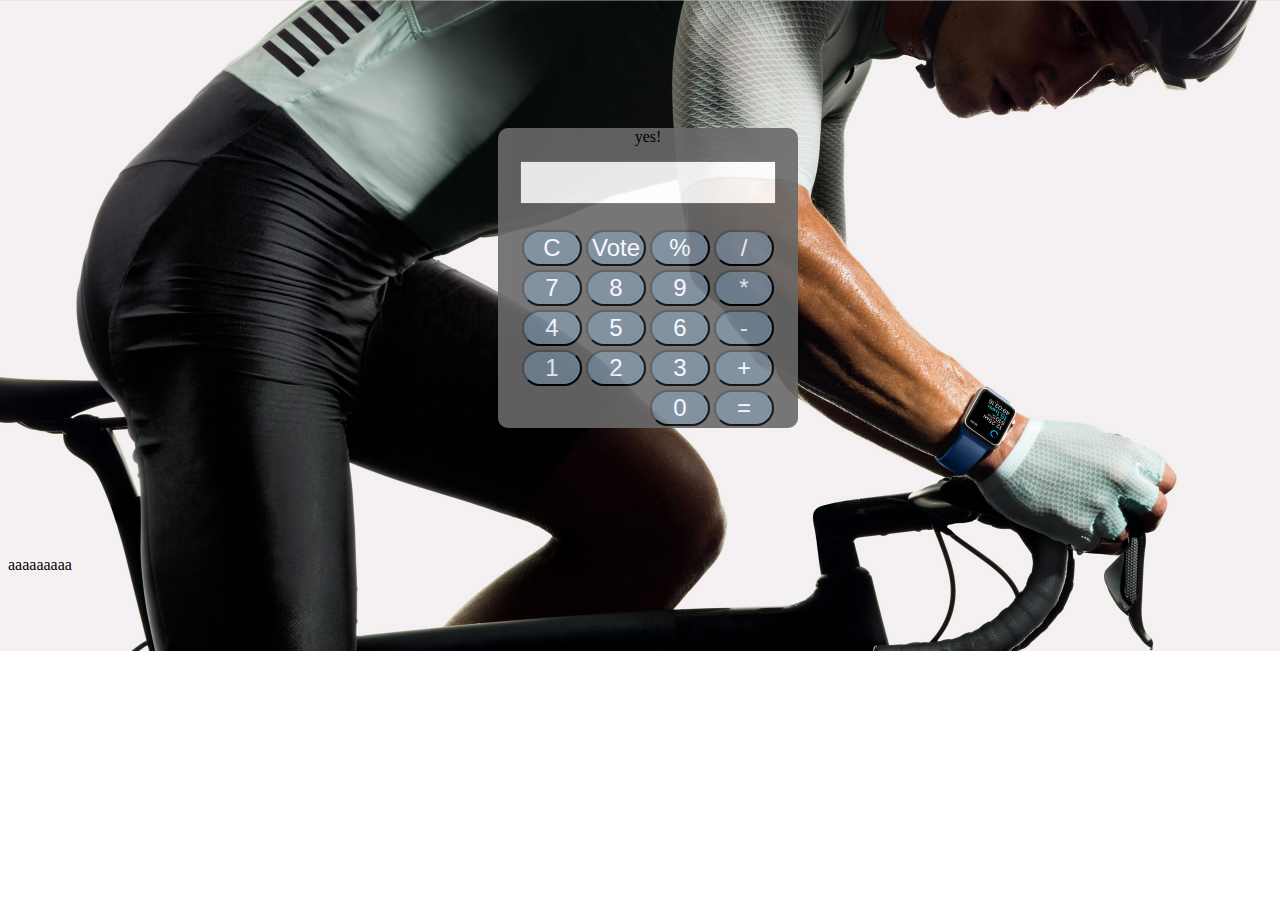
<file: calc/index.html>
<!DOCTYPE html>
<html lang="en">
<head>
	<meta charset="UTF-8">
	<title>Culc</title>
  <link rel="stylesheet" href="css/style.css">
</head>
<body>
		<div id="calc">
		  yes!
			<div id="news"></div>
			<div id="last-answer"></div>
			<input type="text" class="result" maxlength="8" readonly>
			<button type="button" class="clear">C</button>
			<button type="button" class="news">Vote</button>
			<button type="button" class="ope">%</button>
			<button type="button" class="ope">/</button>
			<button type="button" class="num">7</button>
			<button type="button" class="num">8</button>
			<button type="button" class="num">9</button>
			<button type="button" class="ope">*</button>
			<button type="button" class="num">4</button>
			<button type="button" class="num">5</button>
			<button type="button" class="num">6</button>
			<button type="button" class="ope">-</button>
			<button type="button" class="num">1</button>
			<button type="button" class="num">2</button>
			<button type="button" class="num">3</button>
			<button type="button" class="ope">+</button>
			<button type="button" class="nob"></button>
			<button type="button" class="nob"></button>
			<button type="button" class="num">0</button>
			<button type="button" class="eq">=</button>
		</div>
		aaaaaaaaa
	<script src="js/jquery-3.1.1.js"></script>
	<script src="js/script.js"></script>
</body>
</html>
</file>
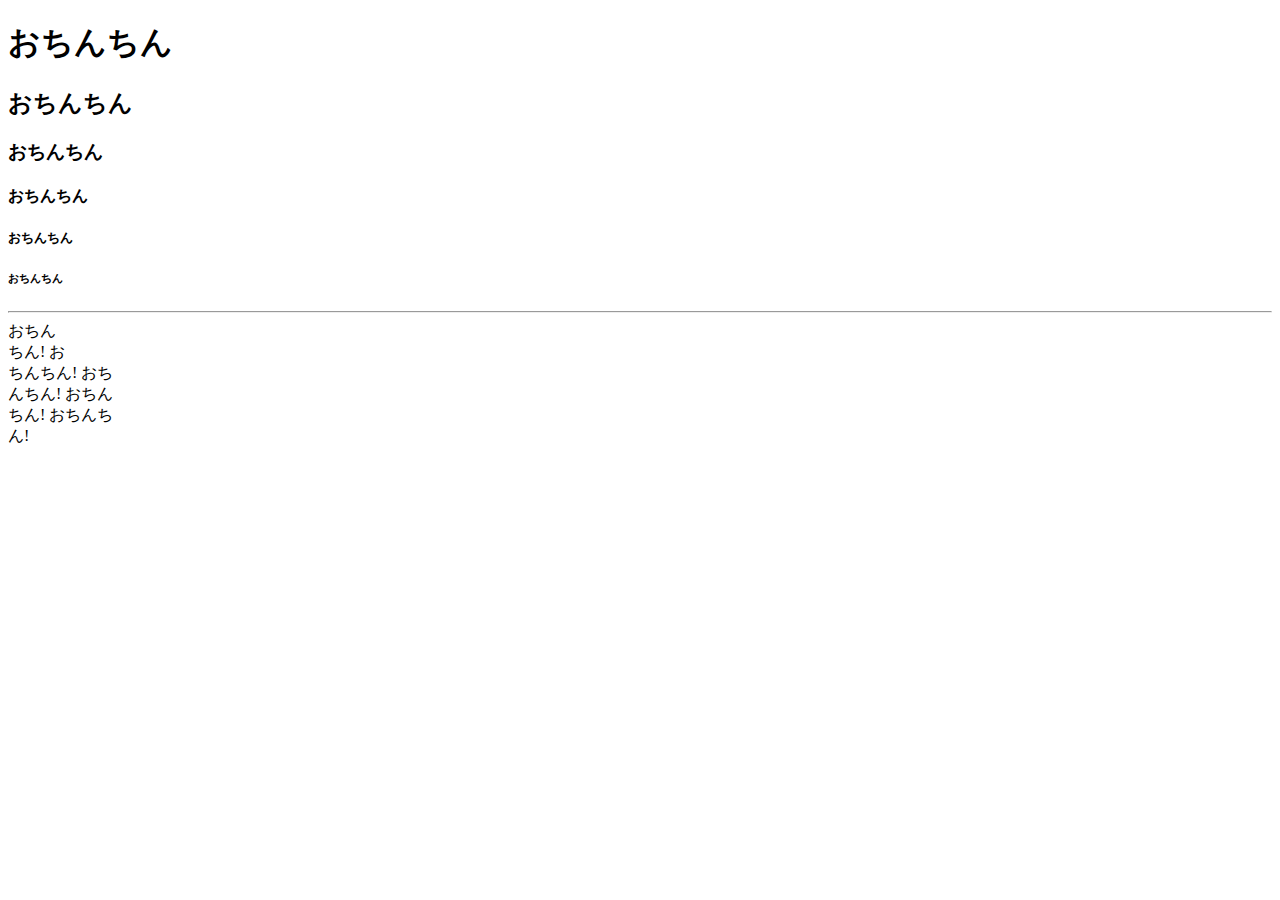
<file: HTML/index.html>
<!DOCTYPE html>
<html lang="eo">
 <head>
 		<meta charset="utf-8">
 		<title>ビール大好きよ！</title>
 </head>
 <body>
 		<h1>おちんちん</h1>
 		<h2>おちんちん</h2>
 		<h3>おちんちん</h3>
 		<h4>おちんちん</h4>
 		<h5>おちんちん</h5>
 		<h6>おちんちん</h6>
 		<hr>
 		おちん<br />ちん!
 		お<br />ちんちん!
 		おち<br />んちん!
 		おちん<br />ちん!
 		おちんち<br />ん!
 </body>
</html>
</file>
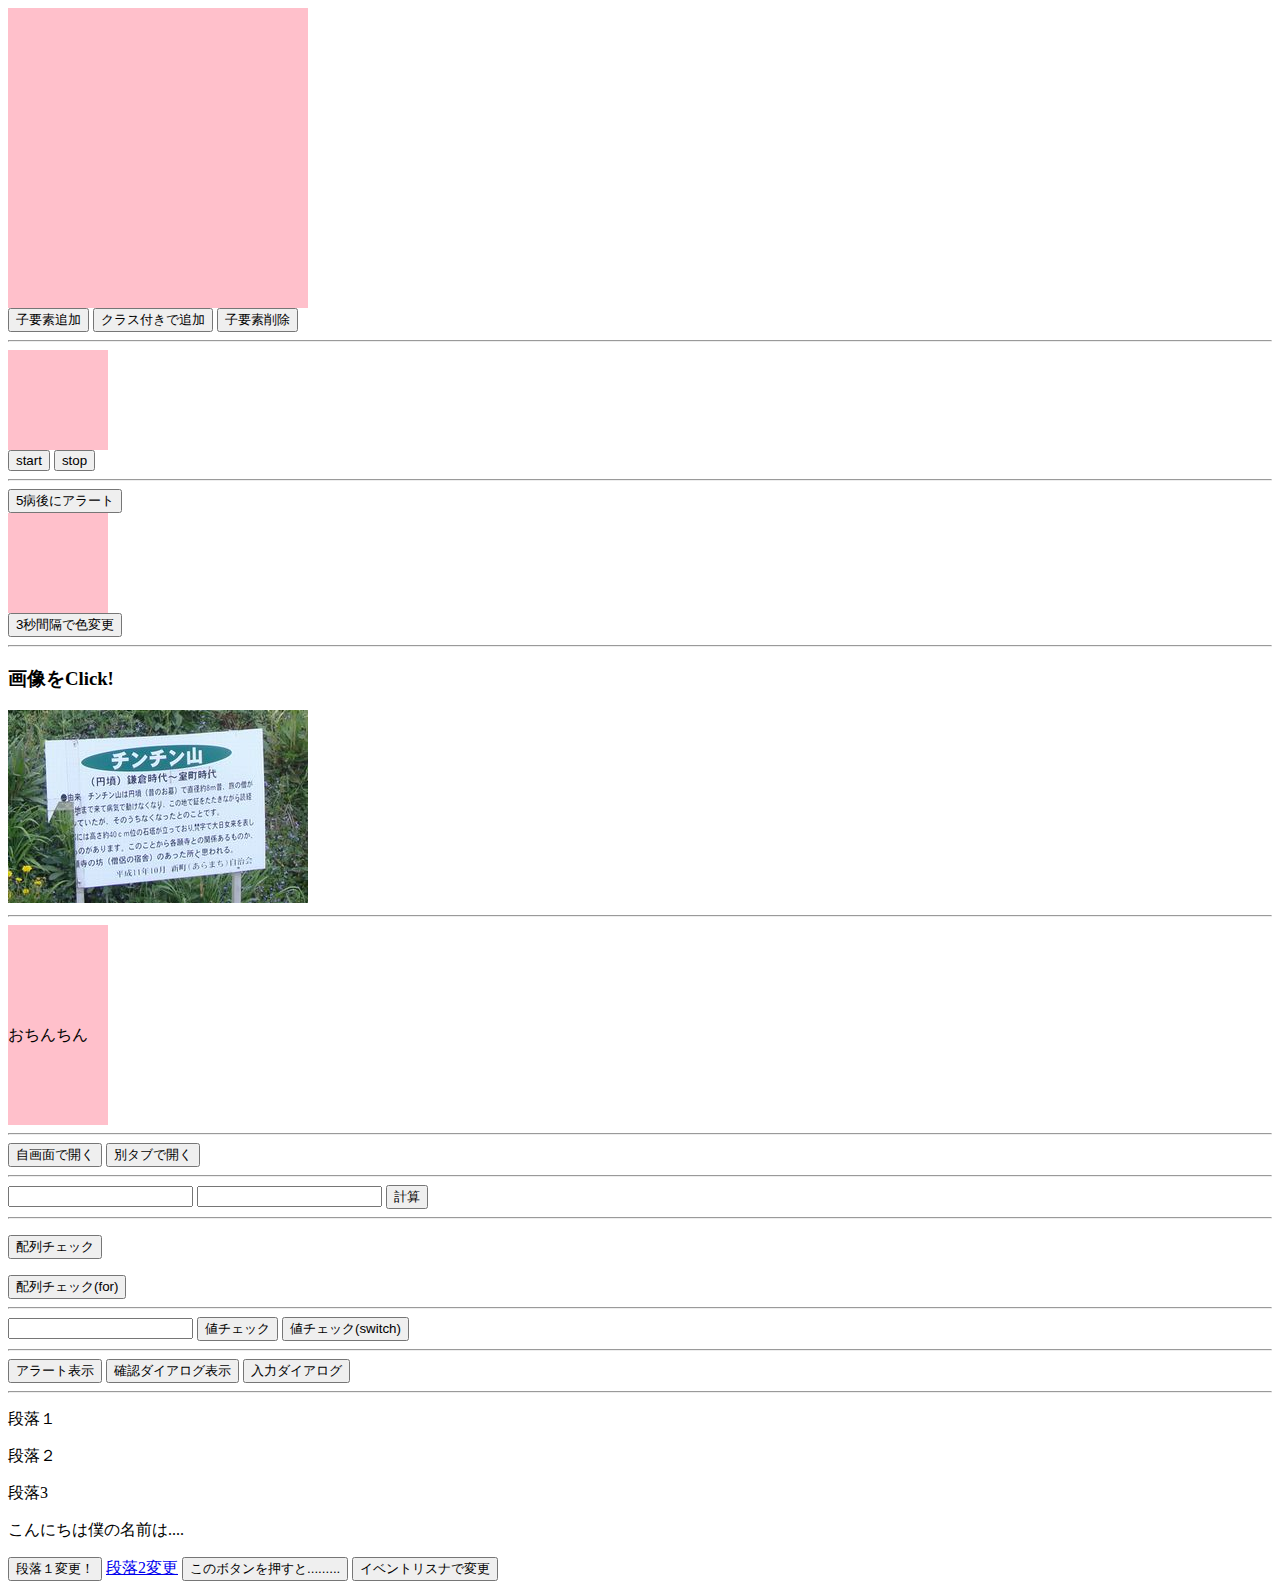
<file: javascript/index.html>
<!DOCTYPE html>
<html lang="en">
<head>
	<meta charset="UTF-8">
	<title>JavaScript</title>
	<link rel="stylesheet" type="text/css" href="style.css">
</head>
<body>
	<div id="container"></div>
	<button id="add-child" type-button="">子要素追加</button>
	<!-- button#add-child[type-button]{子要素追加} -->
	<button id="add-class" type="button">クラス付きで追加</button>
	<button id="remove-child" type="button">子要素削除</button>
	<hr>
	<div id="timer"></div>
	<button id="start" type="button">start</button>
	<button id="stop" type="button">stop</button>
	<hr>
	<button id="delay" type="button">5病後にアラート</button>
	<div id="div3"></div>
	<button id="interval" type="button">3秒間隔で色変更</button>
	<hr>
	<h3>画像をClick!</h3>
	<img src="tintin1.jpg" id="image"/>
	<hr>
	<div id="div1"></div>
	<div id="div2">おちんちん</div>
	<hr>
	<button id="open-self">自画面で開く</button>
	<button id="open-new">別タブで開く</button>
	<hr>
	<input type="text" id="from">
	<input type="text" id="to">
	<button id="btn-while">計算</button>
	<hr>
	<p id="arai"></p>
	<button id="btn-array" type="button">配列チェック</button>
	<p id="arai2"></p>
	<button id="btn-array2" type="button">配列チェック(for)</button>
	<hr>	
	<input type="text" id="text1">
	<button id="btn1" type="button">値チェック</button>
	<button id="btn2" type="button">値チェック(switch)</button>
	
  <hr>
	<button type="button" id="alert">アラート表示</button>
	<button type="button" id="confirm">確認ダイアログ表示</button>
	<button type="button" id="prompt">入力ダイアログ</button>
	<hr>

	<p id="p1" class="p">段落１</p>
	<p id="p2" class="p">段落２</p>
	<p id="p3">段落3</p>
	<p id="p4">こんにちは僕の名前は....</p>

	<button type="button" onclick="showP1('引数で文字列変更', '引数で文字列変更２')">段落１変更！</button>
  <a href="javascript:showP2()">段落2変更</a>

  <button type="button" id="change-p4">このボタンを押すと.........</button>

  <button type="button" id="change-p1">イベントリスナで変更</button>

	<script src="script.js"></script>
</body>
</html>
</file>
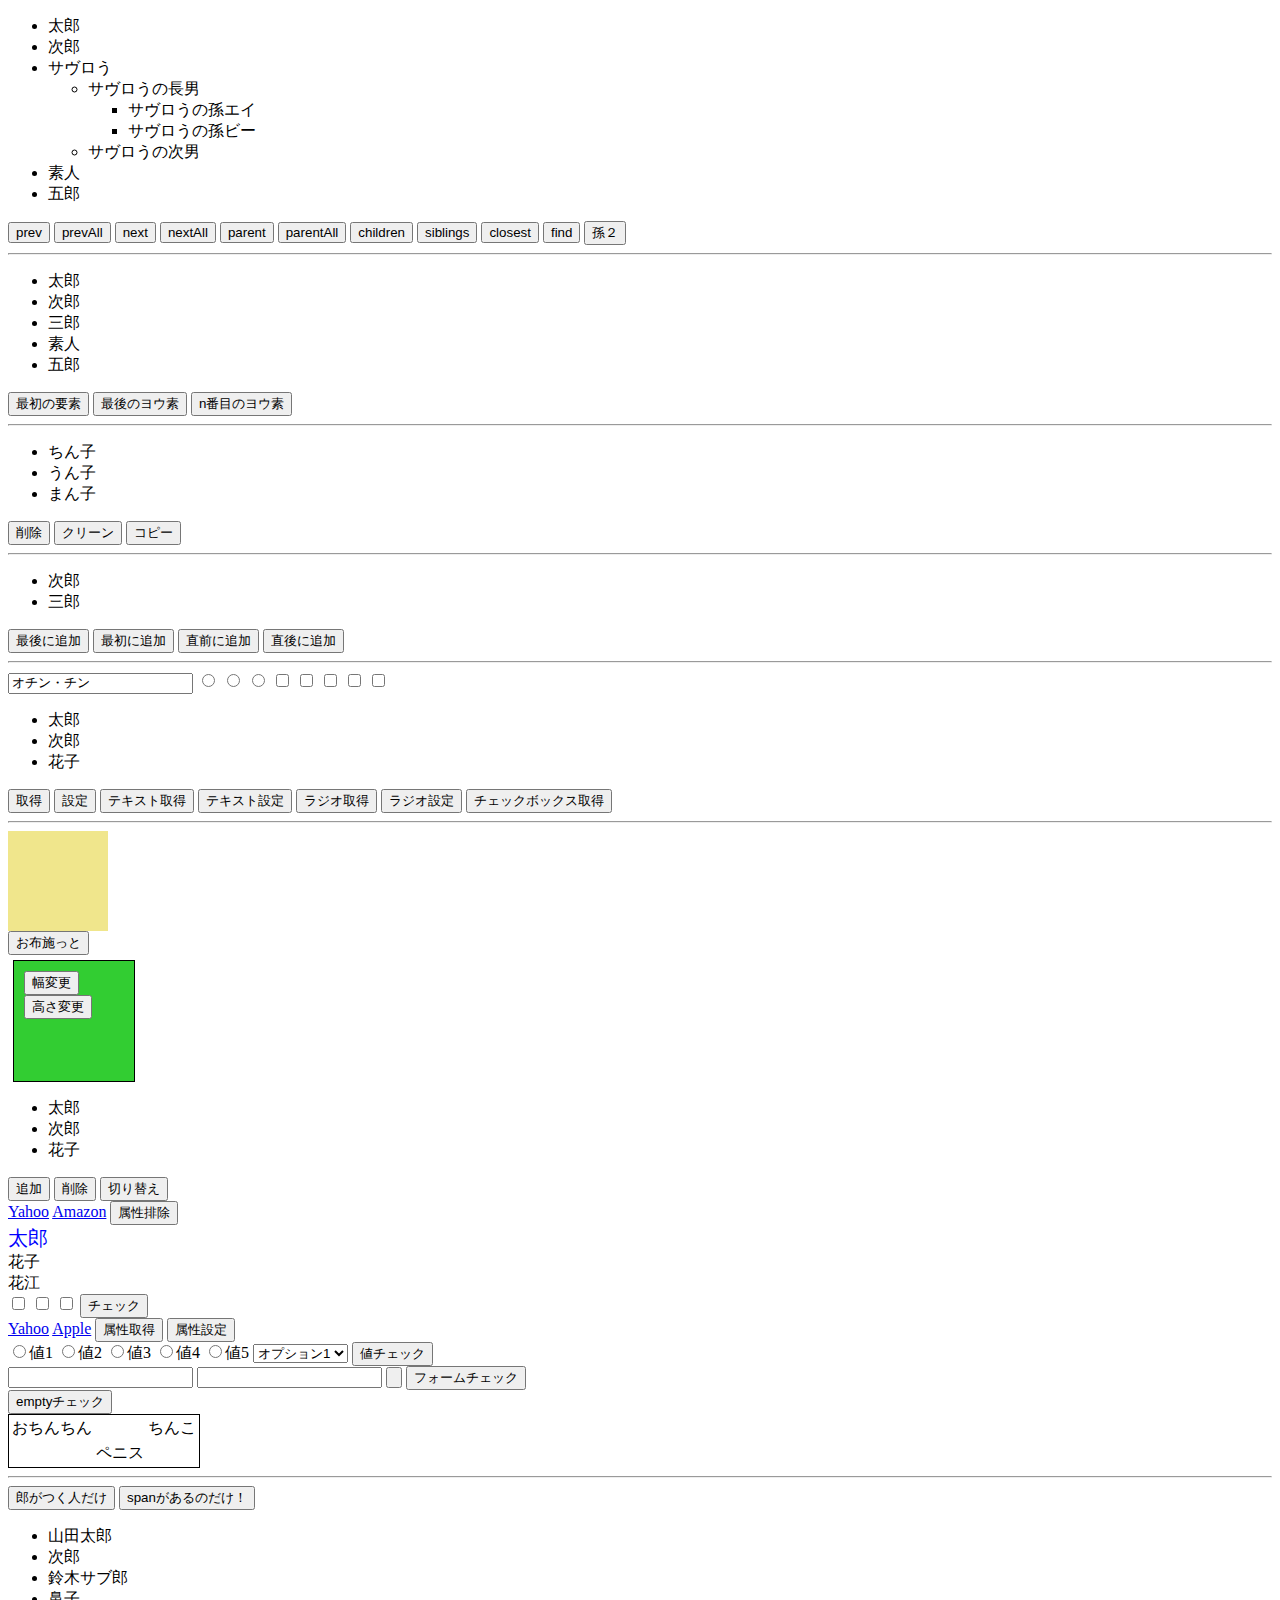
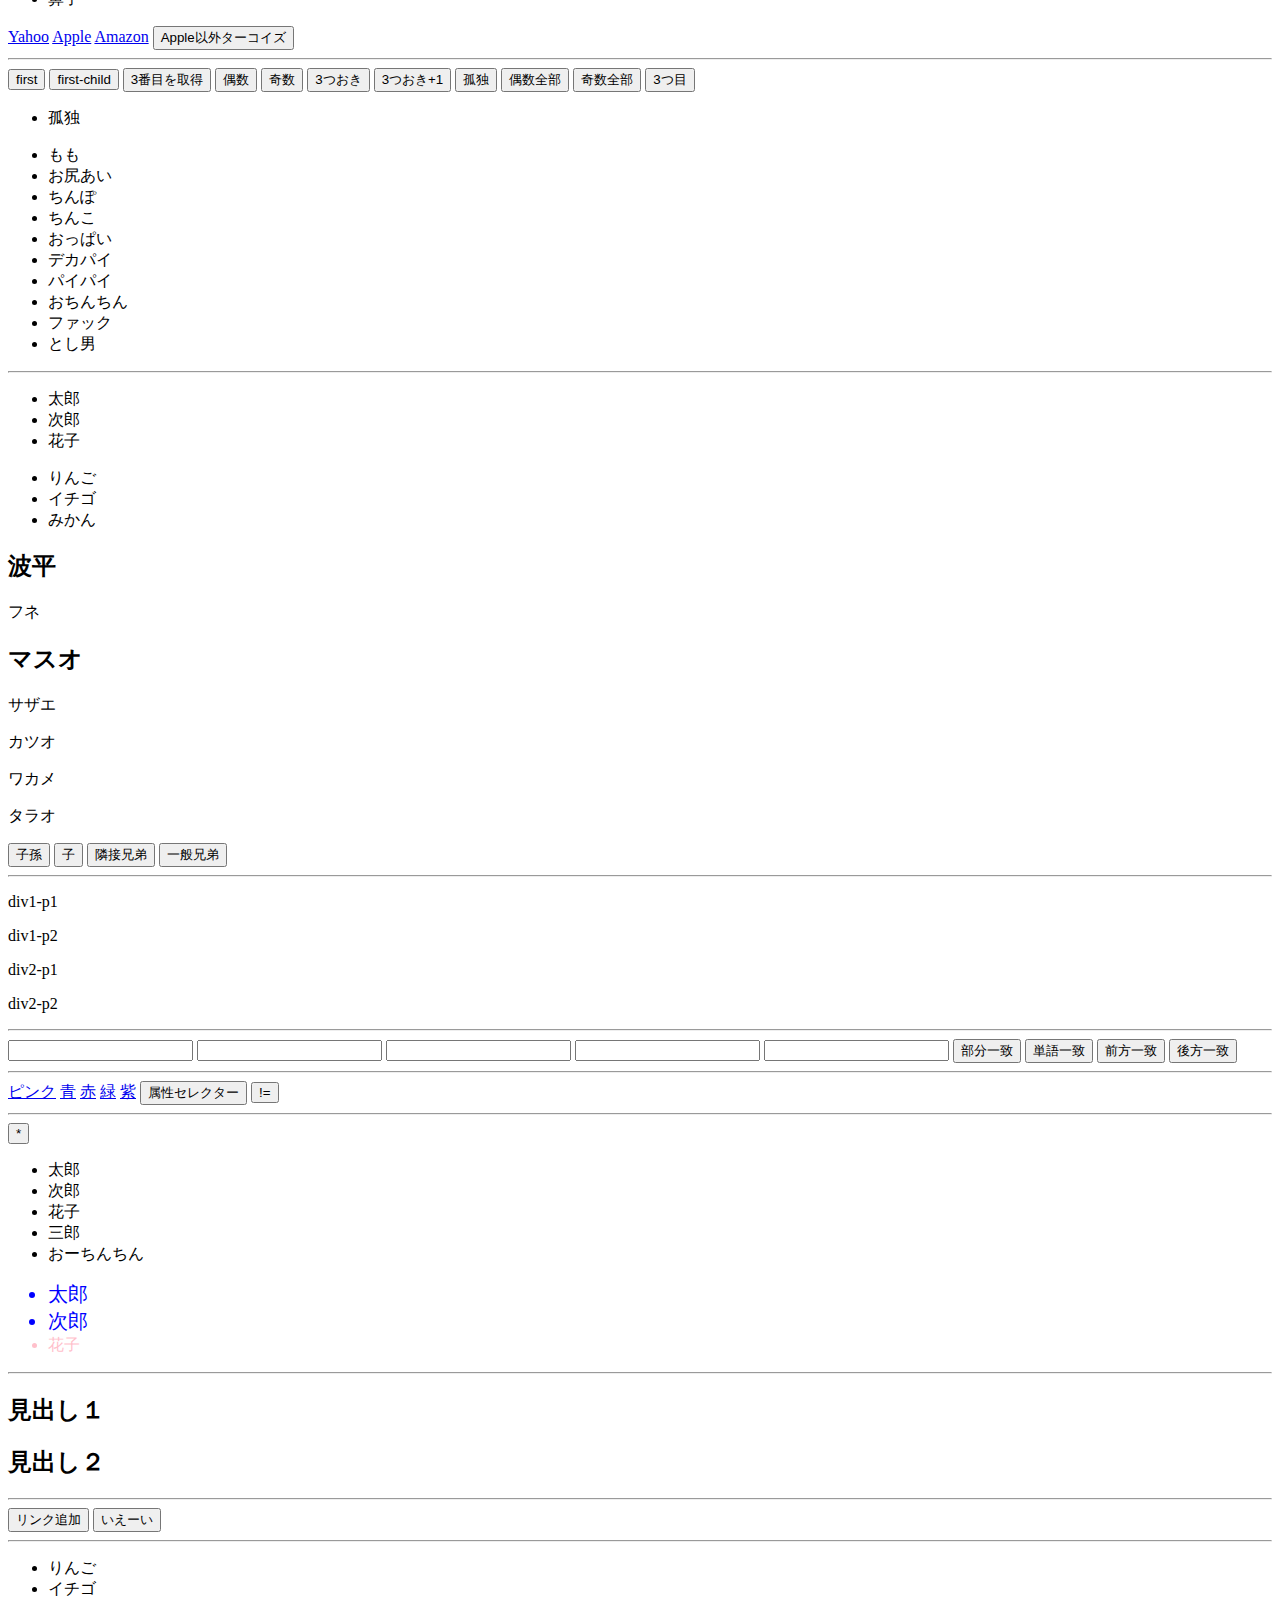
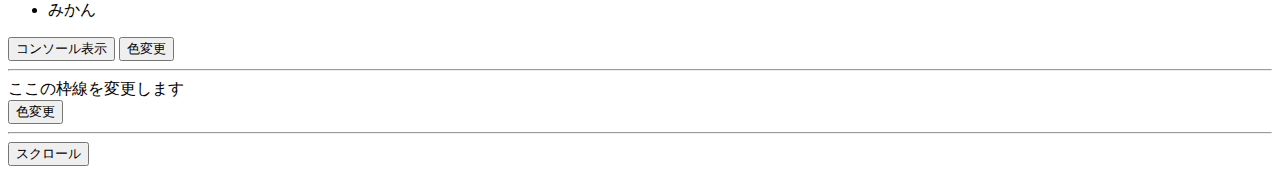
<file: jQuery/index.html>
<!DOCTYPE html>
<html lang="en">
<head>
	<meta charset="UTF-8">
	<title>JQuery</title>
</head>
<body>
	<div id="traverse2">
		<ul>
			<li>太郎</li>
			<li>次郎</li>
			<li class="saburo">サヴロう
				<ul>
					<li>サヴロうの長男
						<ul>
							<li class="mago">サヴロうの孫エイ</li>	
							<li>サヴロうの孫ビー</li>
						</ul>
					</li>
					<li>サヴロうの次男</li>
				</ul>
			</li>
			<li>素人</li>
			<li>五郎</li>
		</ul>
		<button class="prev" type="button">prev</button>
		<button class="prevAll" type="button">prevAll</button>
		<button class="next" type="button">next</button>
		<button class="nextAll" type="button">nextAll</button>	
		<button class="parent" type="button">parent</button>
		<button class="parentAll" type="button">parentAll</button>
		<button class="children" type="button">children</button>
		<button class="siblings" type="button">siblings</button>
		<button class="closest" type="button">closest</button>
		<button class="find" type="button">find</button>
		<button class="mago2" type="button">孫２</button>
		<style>
			.blue_border { border: 1px solid blue; }
		</style>
	</div>
	<hr>
	<div id="traverse1">
		<ul>
			<li>太郎</li>
			<li>次郎</li>
			<li>三郎</li>
			<li>素人</li>
			<li>五郎</li>
		</ul>
		<button class="first" type="button">最初の要素</button>
		<button class="last" type="button">最後のヨウ素</button>
		<button class="eq" type="button">n番目のヨウ素</button>
	</div>
	<hr>
	<div id="remove">
		<ul>
			<li class="first">ちん子</li>
			<li class="second">うん子</li>
			<li class="third">まん子</li>
		</ul>
		<!-- ul>li.first{太郎}+li.second{次郎}+li.third{三郎} -->
		<button id="remove-elem" type="button">削除</button>
		<button id="empty-elem" type="button">クリーン</button>
		<button id="clone-elem" type="button">コピー</button>
	</div>
	<hr>
	<div id="add">
		<ul>
			<li>次郎</li>
			<li>三郎</li>
		</ul>
		<!-- ul>li{次郎}+{三郎} -->
		<button id="append" type="button">最後に追加</button>
		<button id="prepend" type="button">最初に追加</button>
		<button id="before" type="button">直前に追加</button>
		<button id="after" type="button">直後に追加</button>
	</div>
	<hr>
	<div id="form">
		<input type="text" class="text" value="オチン・チン">
		<input type="radio" name="radio" value="1">
		<input type="radio" name="radio" value="2">
		<input type="radio" name="radio" value="3">
		<!-- input[type=radio name=radio value=$]*3 -->
		<input type="checkbox" name="chk" value="1">
		<input type="checkbox" name="chk" value="2">
		<input type="checkbox" name="chk" value="3">
		<input type="checkbox" name="chk" value="4">
		<input type="checkbox" name="chk" value="5">
		<ul>
			<li><span>太郎</span></li>
			<li><span>次郎</span></li>
			<li><span>花子</span></li>
		</ul>
		<button class="get-text" type="button">取得</button>
		<button class="set-text" type="button">設定</button>
		<button class="get-value" type="button">テキスト取得</button>
		<button class="set-value" type="button">テキスト設定</button>
		<button class="get-radio" type="button">ラジオ取得</button>
		<button class="set-radio" type="button">ラジオ設定</button>
		<button class="get-check" type="button">チェックボックス取得</button>
		<hr>
	</div>
	<div id="offset-div">
		<div class="box">
			
		</div>
		<button id="offset" type="button">お布施っと</button>
		<style>
			.box {
				width: 100px;
				height: 100px;
				background-color: khaki;
			}
		</style>
	</div>
	<div id="size">
		<div id="box" class="change-box">
			<button id="width" type="button">幅変更</button>
			<button id="height" type="button">高さ変更</button>
		</div>
		<style>
			#box{ 
				width: 100px;
				height: 100px;
				background-color: limegreen;
				padding: 10px;
				border: 1px solid black;
				margin: 5px; 
			 }
			 .change-box {
			 	background-color: firebrick;
			 }
		</style>
	</div>
	<div id="clz">
		<ul>
			<li id="taro2">太郎</li>
			<li id="jiro2">次郎</li>
			<li id="hanako2">花子</li>
		</ul>
		<button id="add-class" type="button">追加</button>
		<button id="remove-class" type="button">削除</button>
		<button id="toggle-class" type="button">切り替え</button>
		<style>
			.man { color: blue; font-size: 20px;}
			.woman { color: pink;}
		</style>
	</div>
	<div id="remove">
		<a href="http://www.yahoo.co.jp" id="yahoo2" title="Yahoo">Yahoo</a>
		<a href="http://www.amazon.co.jp" id="amazon2" title="Amazon">Amazon</a>
		<button id="remove-class" type="button">属性排除</button>
	</div>
	<div id="is">
		<div class="man">太郎</div>
		<div>花子</div>
		<div>花江</div>
		<input type="checkbox" id="chk1">
		<input type="checkbox" id="chk2">
		<input type="checkbox" id="chk3">
		<!-- input#chk$[type=checkbox]*3 -->
		<button id="check-is" type="button">チェック</button>
	</div>
	<div id="link">
		<a href="http://wwww.yahoo.co.jp" id="yahoo">Yahoo</a>
		<a href="#" id="apple">Apple</a>
		<button id="get-attr" type="button">属性取得</button>
		<button id="set-attr" type="button">属性設定</button>
	</div>
	<div id="form2">
		<input type="radio" value="値1">値1</input>
		<input type="radio" value="値2">値2</input>
		<input type="radio" value="値3">値3</input>
		<input type="radio" value="値4">値4</input>
		<input type="radio" value="値5">値5</input>
		<select>
			<option value="オプション1">オプション1</option>
			<option value="オプション2">オプション2</option>
			<option value="オプション3">オプション3</option>
			<option value="オプション4">オプション4</option>
			<option value="オプション5">オプション5</option>
		</select>
		<!-- select>option[value=オプション$]{オプション$}*5 -->
		<button id="check-value" type="button">値チェック</button>
	</div>
	<div id="form">
		<input type="text">
		<input type="password">
		<input type="button">
		<button id="check-form" type="button">フォームチェック</button>
	</div>
	<button id="empty" type="button">emptyチェック</button>
	<table style="border: 1px solid black" id="table">
		<tr>
			<td>おちんちん</td>
			<td></td>
			<td>ちんこ</td>
		</tr>
		<tr>
			<td></td>
			<td>ペニス</td>
			<td></td>
		</tr>
	</table>
	<!-- table[style="border: 1px solid black"]#table>tr*2>td*3 -->
	<hr>
	<div id="filter">
	<button id="dofilter" type="button">郎がつく人だけ</button>
	<button id="has" type="button">spanがあるのだけ！</button>
		<ul>
			<li><span>山田</span>太郎</li>
			<li>次郎</li>
			<li><span>鈴木</span>サブ郎</li>
			<li>鼻子</li>
		</ul>
		
	</div>
	<a href="http://www.yahoo.co.jp">Yahoo</a>
	<a href="http://www.apple.co.jp">Apple</a>
	<a href="http//www.amazon.co.jp">Amazon</a>
	<!-- a[href=http//www.amazon.co.jp]{Amazon} -->
	<button id="not" type="button">Apple以外ターコイズ</button>
	<hr>
	<button id="first" type="button">first</button>
	<button id="first-child" type="button">first-child</button>
	<button id="nth-child" type="button">3番目を取得</button>
	<button id="even" type="button">偶数</button>
	<button id="odd" type="button">奇数</button>
	<button id="span" type="button">3つおき</button>
	<button id="span2" type="button">3つおき+1</button>
	<button id="alone" type="button">孤独</button>
	<button id="even2" type="button">偶数全部</button>
	<button id="odd2" type="button">奇数全部</button>
	<button id="point" type="button">3つ目</button>
	<ul class="list">
		<li>孤独</li>
	</ul>
	<ul class="list">
		<li>もも</li>
		<li>お尻あい</li>
		<li>ちんぽ</li>
		<li>ちんこ</li>
		<li>おっぱい</li>
		<li>デカパイ</li>
		<li>パイパイ</li>
		<li>おちんちん</li>
		<li>ファック</li>
		<li>とし男</li>
	</ul>
	<hr>
	<ul id="list3" class="list">
		<li>太郎</li>
		<li>次郎</li>
		<li>花子</li>
	</ul>
	<ul id="list4" class="list">
		<li>りんご</li>
		<li>イチゴ</li>
		<li>みかん</li>
	</ul>
	<!-- ul#list3>li{太郎}+li{次郎}+li{花子}li*3^^ul#list4>li*3 -->
	<div id="sazaesan">
		<div id="grand">
			<h2>波平</h2>
			<p>フネ</p>
			<div id="child">
				<h2>マスオ</h2>
				<p>サザエ</p>
				<p>カツオ</p>
				<p>ワカメ</p>
				<div id="grand-child">
					<p>タラオ</p>
				</div>
			</div>
		</div>
	</div>
	<button id="shison" type="button">子孫</button>
	<button id="ko" type="button">子</button>
	<button id="bro" type="button">隣接兄弟</button>
	<button id="all-bro" type="button">一般兄弟</button>
	<hr>
	<div id="div1">
		<div id="child-div1">
			<p>div1-p1</p>
			<p>div1-p2</p>
		</div>
		<div id="div2">
		<div id="child-div2">
			<p>div2-p1</p>
			<p>div2-p2</p>
		</div>
	</div>
 	<hr>
	<input type="text" name="cat">
	<input type="text" name="cat-5">
	<input type="text" name="catman">
	<input type="text" name="dog cat horse">
	<input type="text" name="dog">
	<button id="part">部分一致</button>
	<button id="match">単語一致</button>
	<button id="front">前方一致</button>
	<button id="back">後方一致</button>
 <hr>
	<a href="#" target="_blank">ピンク</a>
	<a href="#" target="_self">青</a>
	<a href="#" target="_parent">赤</a>
	<a href="#" target="_top">緑</a>
	<a href="#">紫</a>
	<button id="att_sel">属性セレクター</button>
	<button id="not_equal">!=</button>
	<hr>
	<button id="uni" type="button">*</button>
	<ul id="list2">
		<li id="taro2">太郎</li>
		<li id="jiro">次郎</li>
		<li id="hanako">花子</li>
		<li id="saburo">三郎</li>
		<li id="tin">おーちんちん</li>
	</ul>
	<!-- ul#list2>li*5 -->
	<ul id="list1">
		<li class="man" id="taro">太郎</li>
		<li class="man">次郎</li>
		<li class="woman">花子</li>
	</ul>
  <hr>	
	<h2>見出し１</h2>
	<h2>見出し２</h2>
	<hr>
	<div id="container"></div>
	<button id="add-link" type="button">リンク追加</button>
	<button id="change-size" type="button">いえーい</button>
	<hr>
	<ul>
		<li>りんご</li>
		<li>イチゴ</li>
		<li>みかん</li>
	</ul>
	<button id="console" type="button">コンソール表示</button>
	<button id="change_color" type="button">色変更</button>
	<hr>
	<div id="color_div">ここの枠線を変更します</div>
	<!-- #color_div{ここの枠線を変更します} -->
	<button id="change_border" type="button">色変更</button>
	<hr>

	<button id="scroll-top" type="button">スクロール</button>


	<script src="jquery-3.1.1.js"></script>
	<!-- JQuery should write first -->
	<script src="script.js"></script>
</body>
</html>
</file>
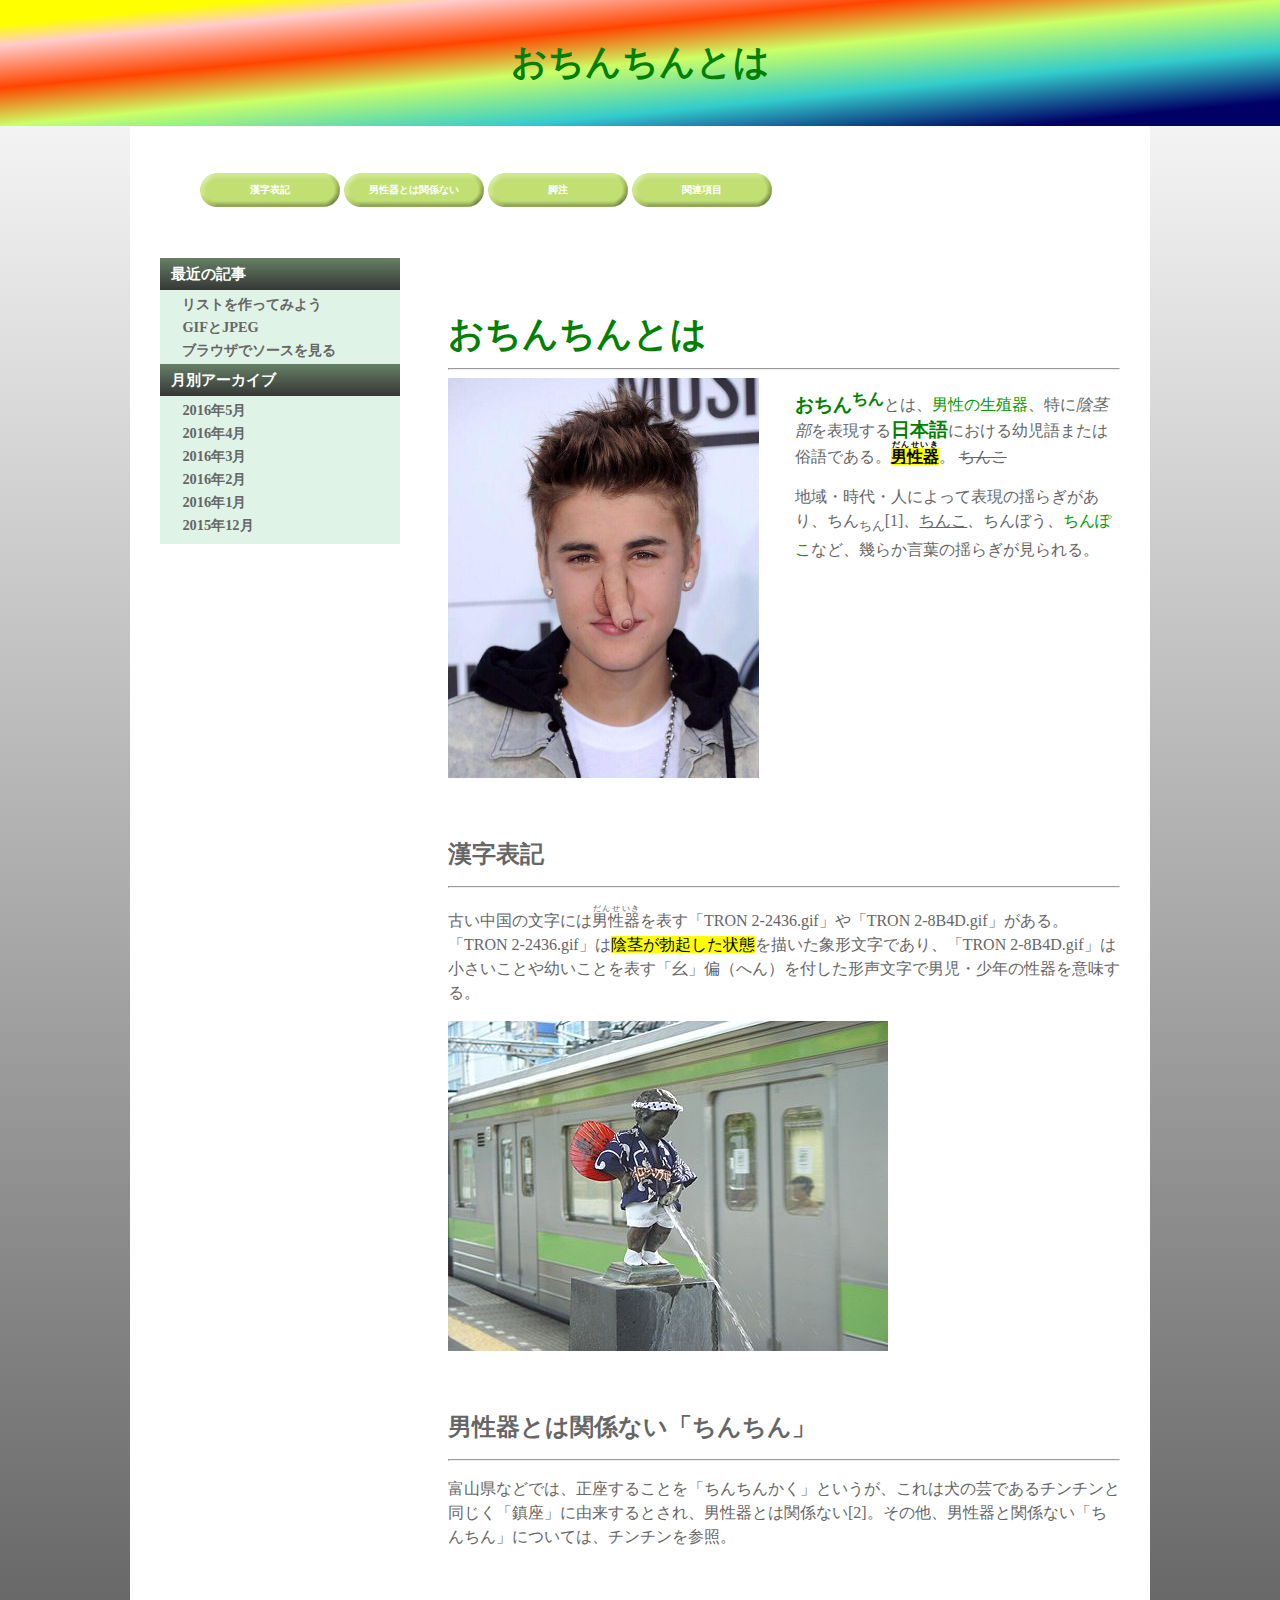
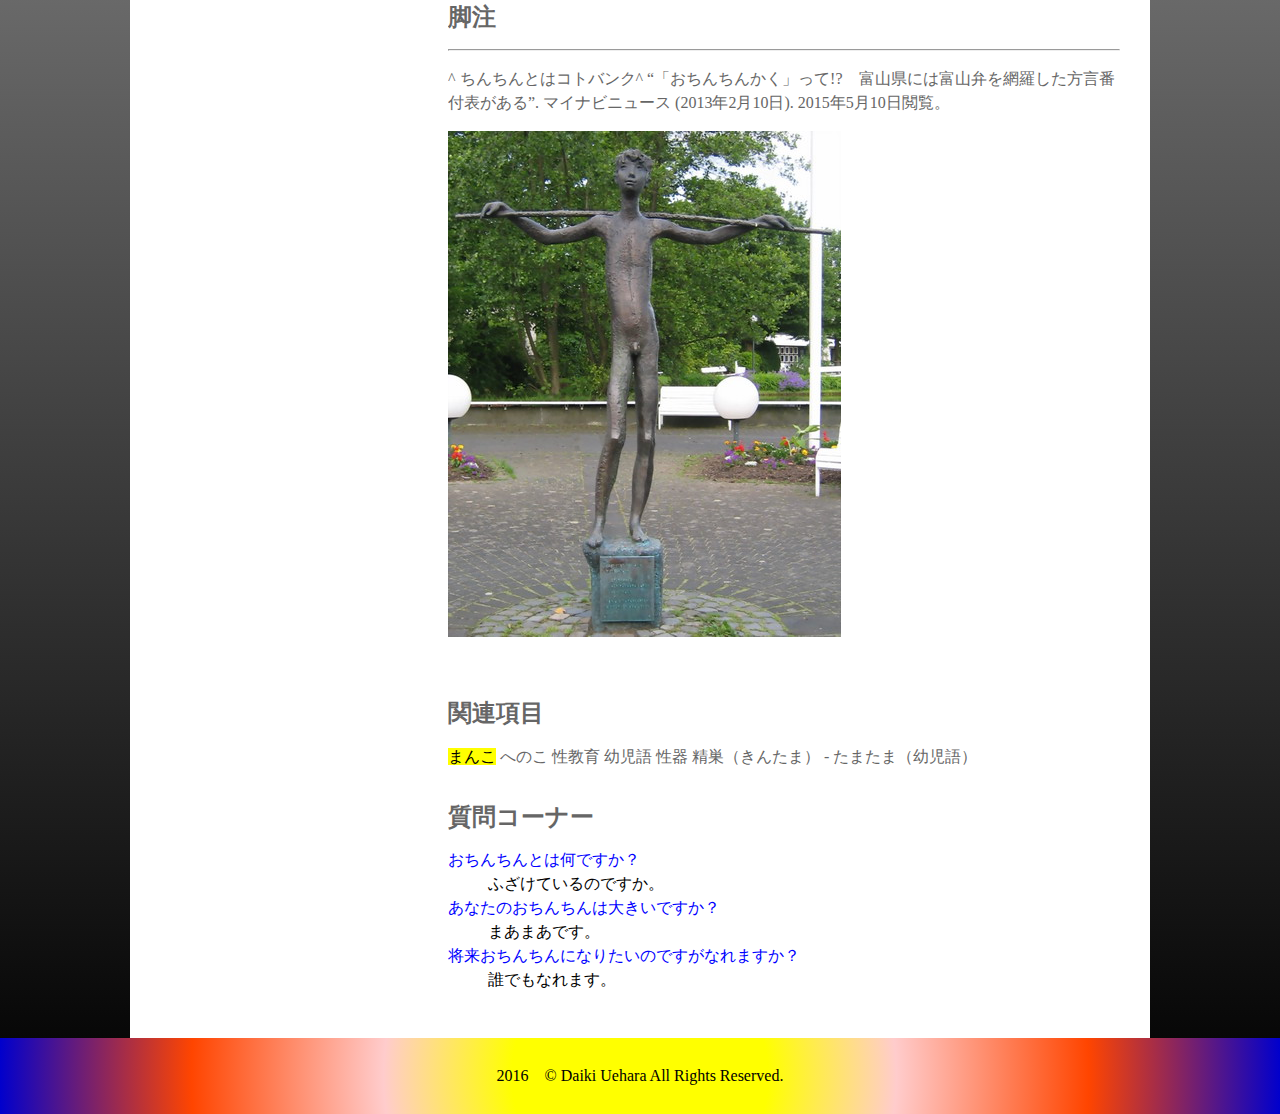
<file: HTML/2.html>
<!DOCTYPE html>
<html lang="en">
<head>
	<meta charset="UTF-8">
	<title>おちんちん</title>
	<link href="css/common.css" rel="stylesheet" type="text/css"  media="all">
</head>
<body>
 <header>
 	 <h1><a href="https://ja.wikipedia.org/wiki/%E3%81%8A%E3%81%A1%E3%82%93%E3%81%A1%E3%82%93">おちんちんとは</a></h1>
 </header>
 <div id="container">
   <!--Start Main -->
   <ul>
   	 <li class="btn"><a href="#kanji">漢字表記</a></li>
   	 <li class="btn"><a href="#man">男性器とは関係ない</a></li>
   	 <li class="btn"><a href="#kyaku">脚注</a></li>
   	 <li class="btn"><a href="#kanren">関連項目</a></li>
   </ul>
   
<div class="sidebar">
     <dl class="sidemenu">
      <dt>最近の記事</dt>
         <dd><a href="#">リストを作ってみよう</a></dd>
         <dd><a href="#">GIFとJPEG</a></dd>
         <dd><a href="#">ブラウザでソースを見る</a></dd>
      <dt>月別アーカイブ</dt>
         <dd><a href="#">2016年5月</a></dd>
         <dd><a href="#">2016年4月</a></dd>
         <dd><a href="#">2016年3月</a></dd>
         <dd><a href="#">2016年2月</a></dd>
         <dd><a href="#">2016年1月</a></dd>
         <dd><a href="#">2015年12月</a></dd>
     </dl>
   </div>
 <div class="main">
 　<div>
     <h1><a href="https://ja.wikipedia.org/wiki/%E3%81%8A%E3%81%A1%E3%82%93%E3%81%A1%E3%82%93">おちんちんとは</a></h1>
     <hr>
     <a href="https://ja.wikipedia.org/wiki/%E3%82%B8%E3%83%A3%E3%82%B9%E3%83%86%E3%82%A3%E3%83%B3%E3%83%BB%E3%83%93%E3%83%BC%E3%83%90%E3%83%BC">
        <img src="images/tinko.jpg" height="400px" alt="ちんこビーバー">
     </a>
     <p><a href="https://ja.wikipedia.org/wiki/%E3%81%8A%E3%81%A1%E3%82%93%E3%81%A1%E3%82%93">おちん<sup>ちん</sup></a>とは、<span>男性の生殖器</span>、特に<em>陰茎部</em>を表現する<a href="https://ja.wikipedia.org/wiki/%E6%97%A5%E6%9C%AC%E8%AA%9E">日本語</a>における幼児語または俗語である。<ins><mark><strong><ruby>男性器<rt>だんせいき</rt></ruby></strong></mark></ins>。
     <del>ちんこ</del></p>
     <p>地域・時代・人によって表現の揺らぎがあり、ちん<sub>ちん</sub>[1]、<ins>ちんこ</ins>、ちんぼう、<span>ちんぽこ</span>など、幾らか言葉の揺らぎが見られる。</p>
   </div>

   <div id="kanji">
     <h2>漢字表記</h2>
     <hr>
     <p>古い中国の文字には<ruby>男性器<rt>だんせいき</rt></ruby>を表す「TRON 2-2436.gif」や「TRON 2-8B4D.gif」がある。「TRON 2-2436.gif」は<mark>陰茎が勃起した状態</mark>を描いた象形文字であり、「TRON 2-8B4D.gif」は小さいことや幼いことを表す「幺」偏（へん）を付した形声文字で男児・少年の性器を意味する。
     </p>
     <a href="https://ja.wikipedia.org/wiki/%E3%83%81%E3%83%B3%E3%83%81%E3%83%B3">
     	<img src="images/tinko2.jpg">
     </a>
   </div>
   
   <div id="man">
     <h2>男性器とは関係ない「ちんちん」</h2>
     <hr>
     <p>富山県などでは、正座することを「ちんちんかく」というが、これは犬の芸であるチンチンと同じく「鎮座」に由来するとされ、男性器とは関係ない[2]。その他、男性器と関係ない「ちんちん」については、チンチンを参照。</p>
   </div>
   
   <div id="kyaku">
     <h2>脚注</h2>
     <hr>
     <p>^ ちんちんとはコトバンク^ “「おちんちんかく」って!?　富山県には富山弁を網羅した方言番付表がある”. マイナビニュース (2013年2月10日). 2015年5月10日閲覧。</p>
     <a href="http://photozou.jp/photo/show/1458860/78412880">
     	<img src="images/tinko3.jpg">
     </a>
   </div>
   
   <div id="kanren">
     <h2>関連項目</h2>
     <p><mark>まんこ</mark>
      へのこ
      性教育
      幼児語
      性器
      精巣（きんたま） - たまたま（幼児語）
     </p>
   </div>
   <h2>質問コーナー</h2>
   <dl>
   	 <dt>おちんちんとは何ですか？</dt>
   	 <dd>ふざけているのですか。</dd>
   	 <dt>あなたのおちんちんは大きいですか？</dt>
   	 <dd>まあまあです。</dd>
   	 <dt>将来おちんちんになりたいのですがなれますか？</dt>
   	 <dd>誰でもなれます。</dd>
   </dl>
 </div> 
 </div> 
   <!--End Main -->
   <footer>
   	<p>2016　© Daiki Uehara All Rights Reserved.</p>
   </footer>
 </div> 
</body>
</html>
</file>
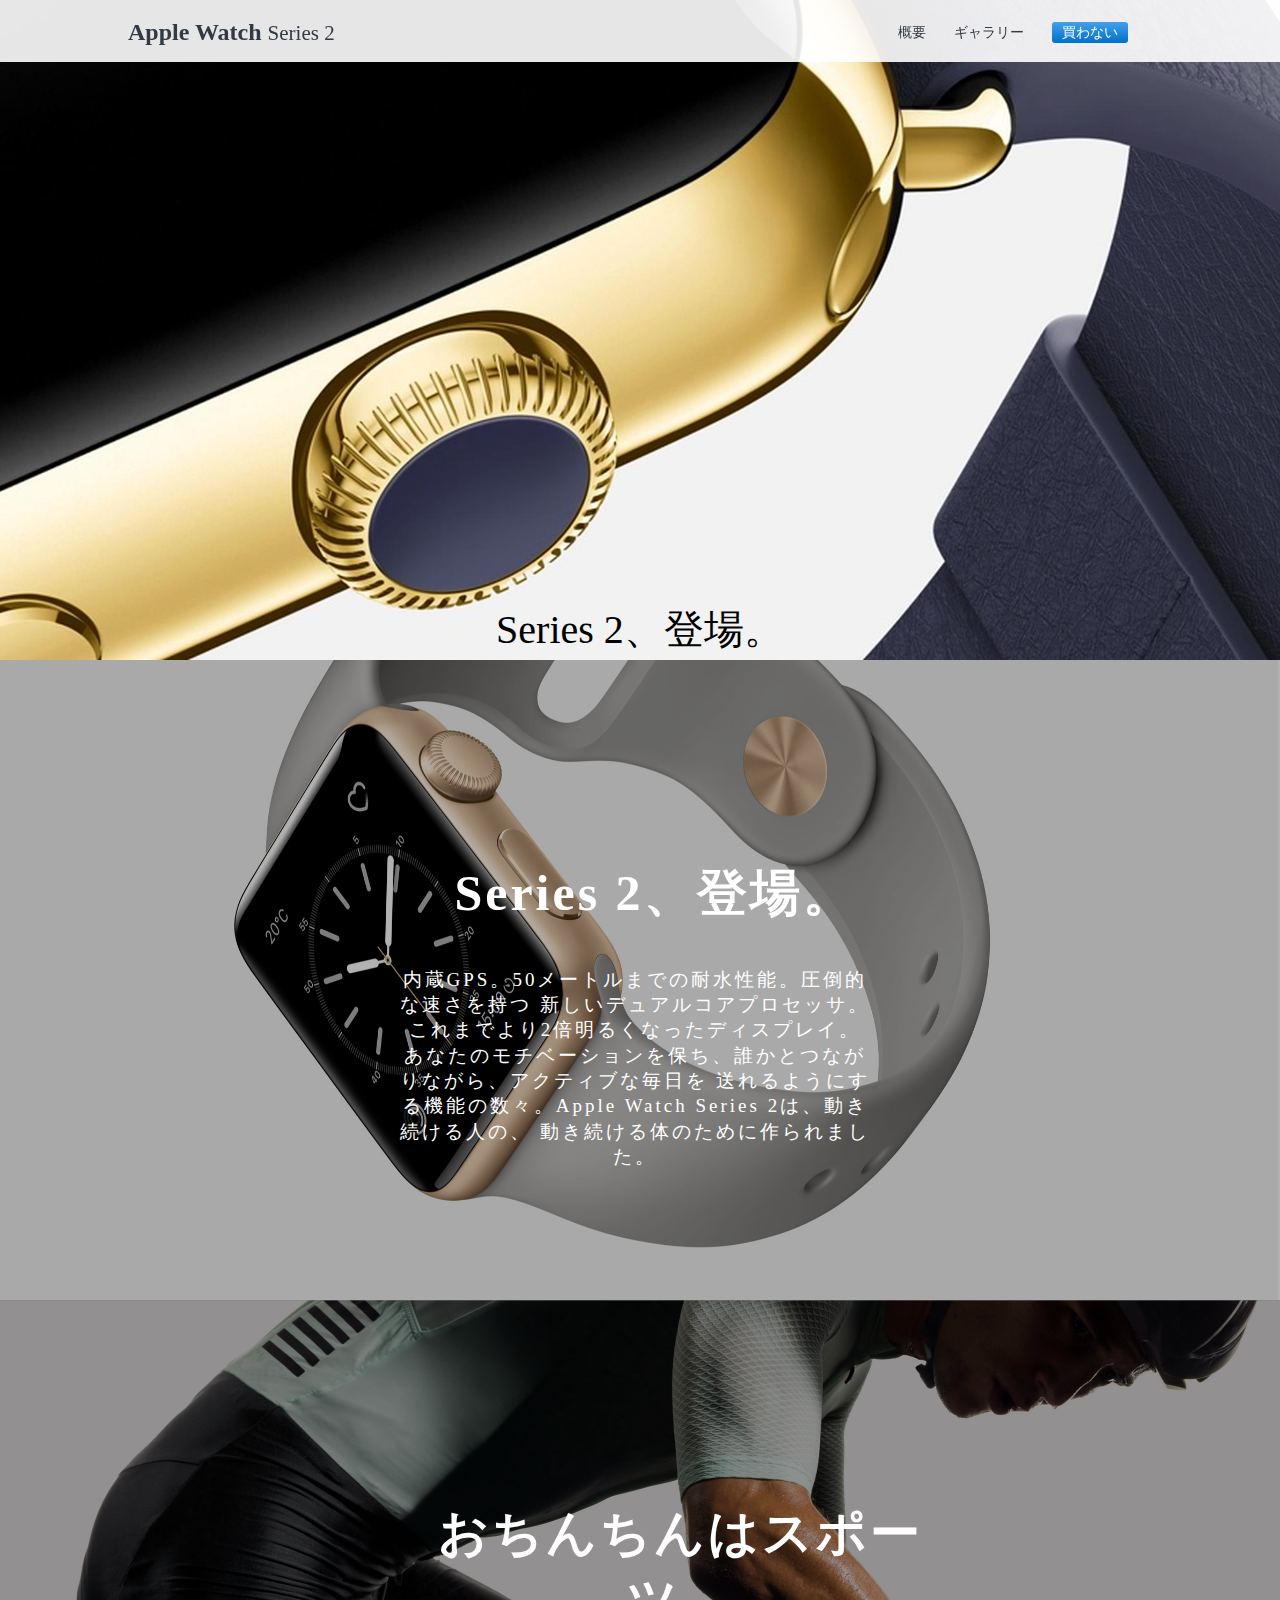
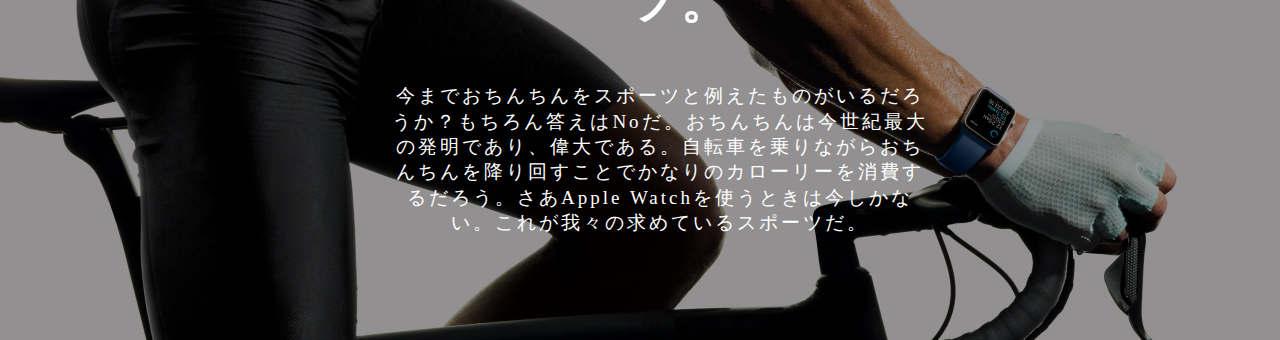
<file: HTML/applewatch.html>
<!DOCTYPE html>
<html lang="en">
<head>
	<meta charset="UTF-8">
	<title>Apple Watch</title>
	<link rel="stylesheet" type="text/css" href="css/applewatch.css">
</head>
<body>
 <div class="wrapper">
	<header>
	  <div class="header-box">
			<div class="header-left">
			  <a href="http://www.apple.com/jp/apple-watch-series-2/">
				  <h2>Apple Watch <span>Series 2</span></h2>
			  </a>
			</div>

			<div class="header-right">
			<ul>
				<li><a href="#">概要</a></li>
				<li><a href="#">ギャラリー</a></li>
				<li ><a href="#" class="apple">買わない</a></li>
			</ul>	
			</div>
		</div>
	</header>
	</div>	
	<!-- start main -->
  <div class="main">
  	<div class="top-image">
  		<div class="discription">
	  		<h4>Apple Watch</h4>
	  		<p>Series 2</p>
  		</div>
  		<div class="discription2">
	  		<h4>Series 2、登場。</h4>
  		</div>
  	</div>

  	<div class="section1">
  		<div class="inner-bg">
  		 <div class="discription3">
	  		 <h1>Series 2、登場。</h1>
	  		 <p>内蔵GPS。50メートルまでの耐水性能。圧倒的な速さを持つ
						新しいデュアルコアプロセッサ。これまでより2倍明るくなったディスプレイ。
						あなたのモチベーションを保ち、誰かとつながりながら、アクティブな毎日を
						送れるようにする機能の数々。Apple Watch Series 2は、動き続ける人の、
						動き続ける体のために作られました。
				 </p>
  		 </div>
  		</div>
  	</div>
	  	
	  	<div class="section2">
		  	<div class="inner-bg2">
		  		<div class="discription4">
		  			<h1>おちんちんはスポーツ。</h1>
		  			<p>今までおちんちんをスポーツと例えたものがいるだろうか？もちろん答えはNoだ。おちんちんは今世紀最大の発明であり、偉大である。自転車を乗りながらおちんちんを降り回すことでかなりのカローリーを消費するだろう。さあApple Watchを使うときは今しかない。これが我々の求めているスポーツだ。
		  			</p>
		  		</div>
		  	</div>
      </div>
</body>
</html>
</file>
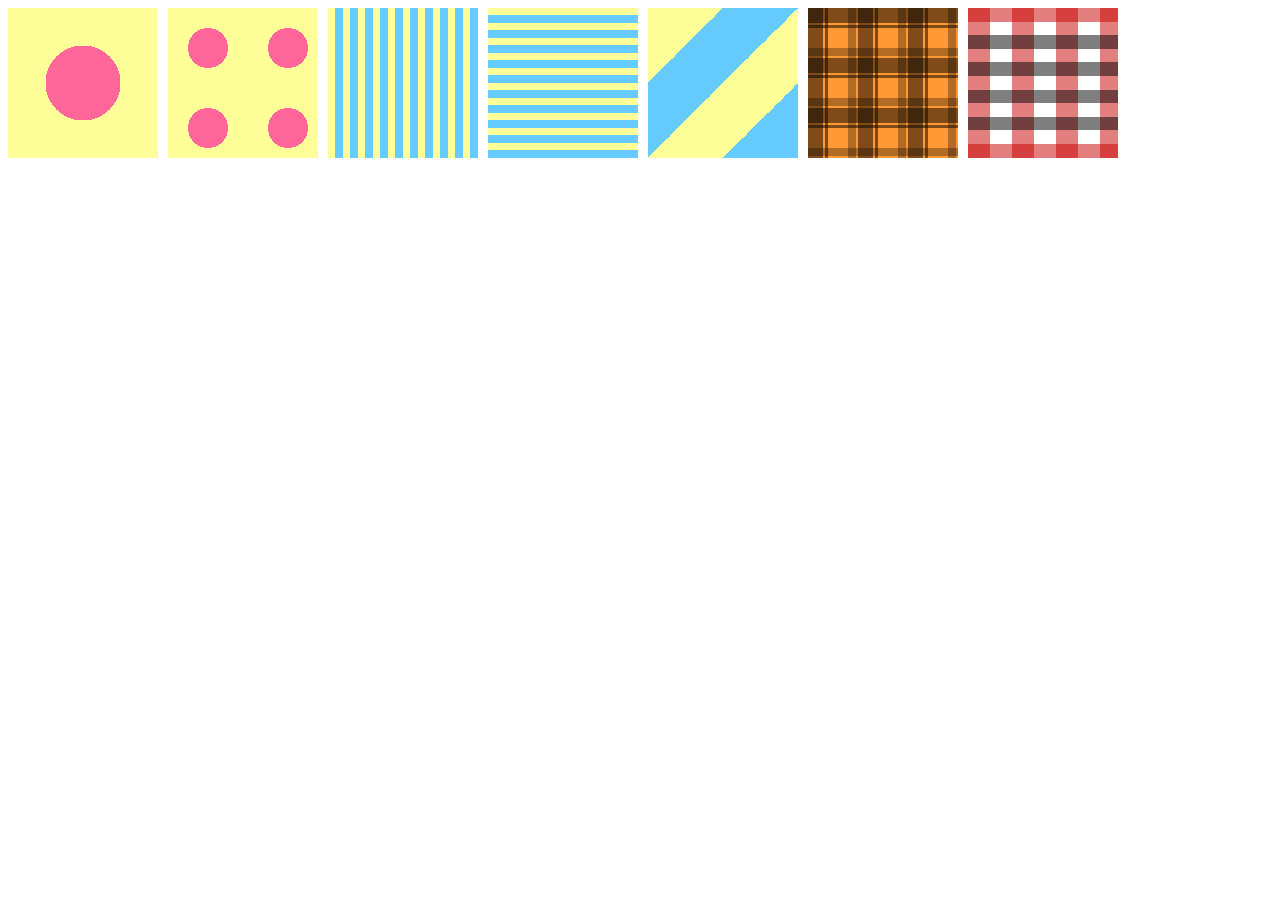
<file: HTML/border.html>
<!DOCTYPE html>
<html lang="ja">
<head>
	<meta charset="UTF-8">
	<title>Document</title>
	<link rel="stylesheet" type="text/css" href="css/border.css" media="all">
</head>
<body>
	<div id="samp1"></div>
	<div id="samp2"></div>
	<div id="samp3"></div>
	<div id="samp4"></div>
	<div id="samp5"></div>
	<div id="samp6"></div>
	<div id="samp7"></div>
</body>
</html>
</file>
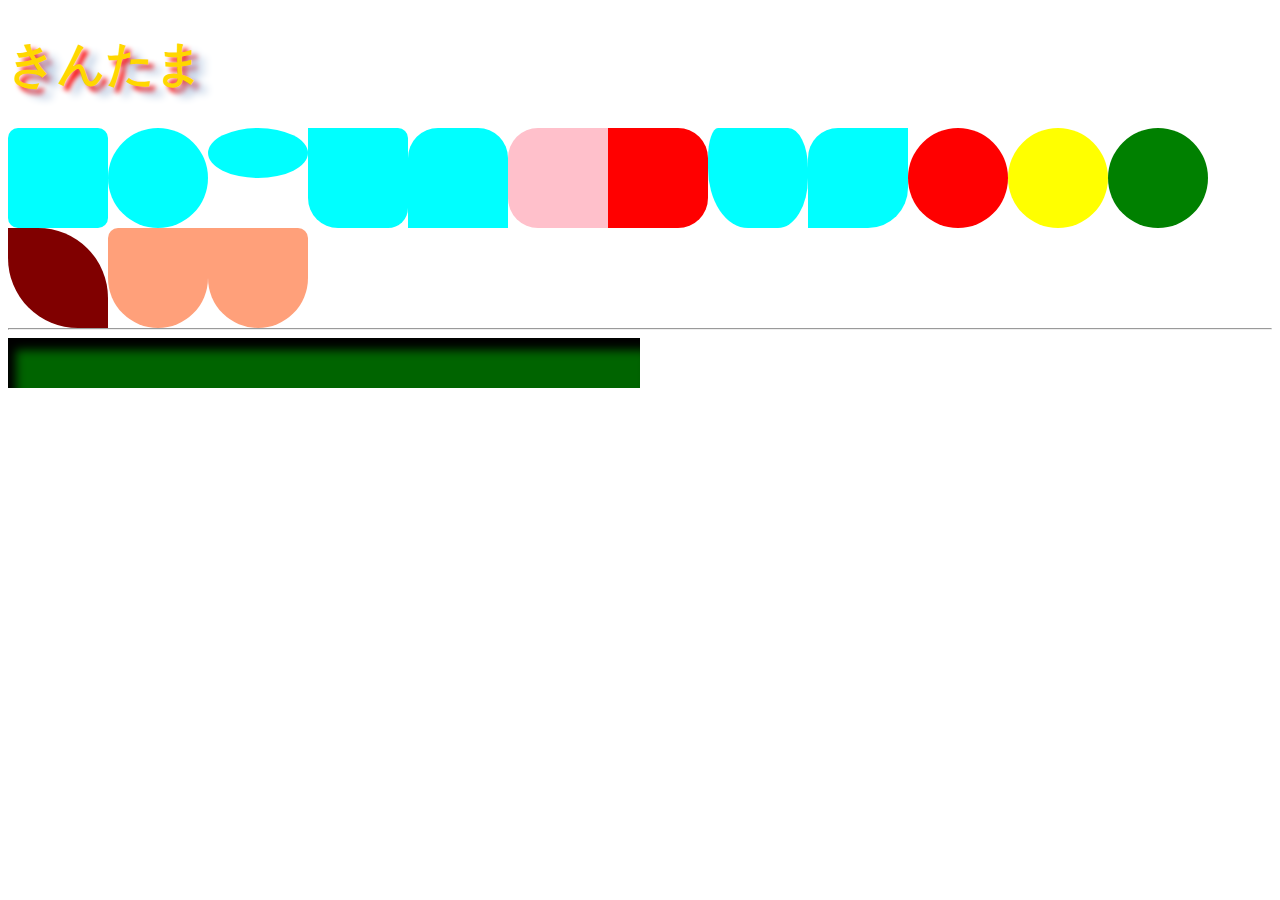
<file: HTML/css.html>
<!DOCTYPE html>
<html lang="en">
<head>
	<meta charset="UTF-8">
	<title>Document</title>
	<link rel="stylesheet" type="text/css" href="css/css.css">
</head>
<body>
 <h1 id="title">
 	 きんたま
 </h1>
		<div id="radius1"></div>
		<div id="radius2"></div>
		<div id="radius3"></div>
		<div id="radius4"></div>
		<div id="radius5"></div>
		<div id="radius6"></div>
		<div id="radius7"></div>
		<div id="radius8"></div>
		<div id="radius9"></div>
		<div id="radius10"></div>
		<div id="radius11"></div>
		<div id="radius12"></div>
		<div id="radius13"></div>
		<div id="radius14"></div>
		<div id="radius15"></div>

		<hr>
		<div id="box-shadow"></div>
</body>
</html>
</file>
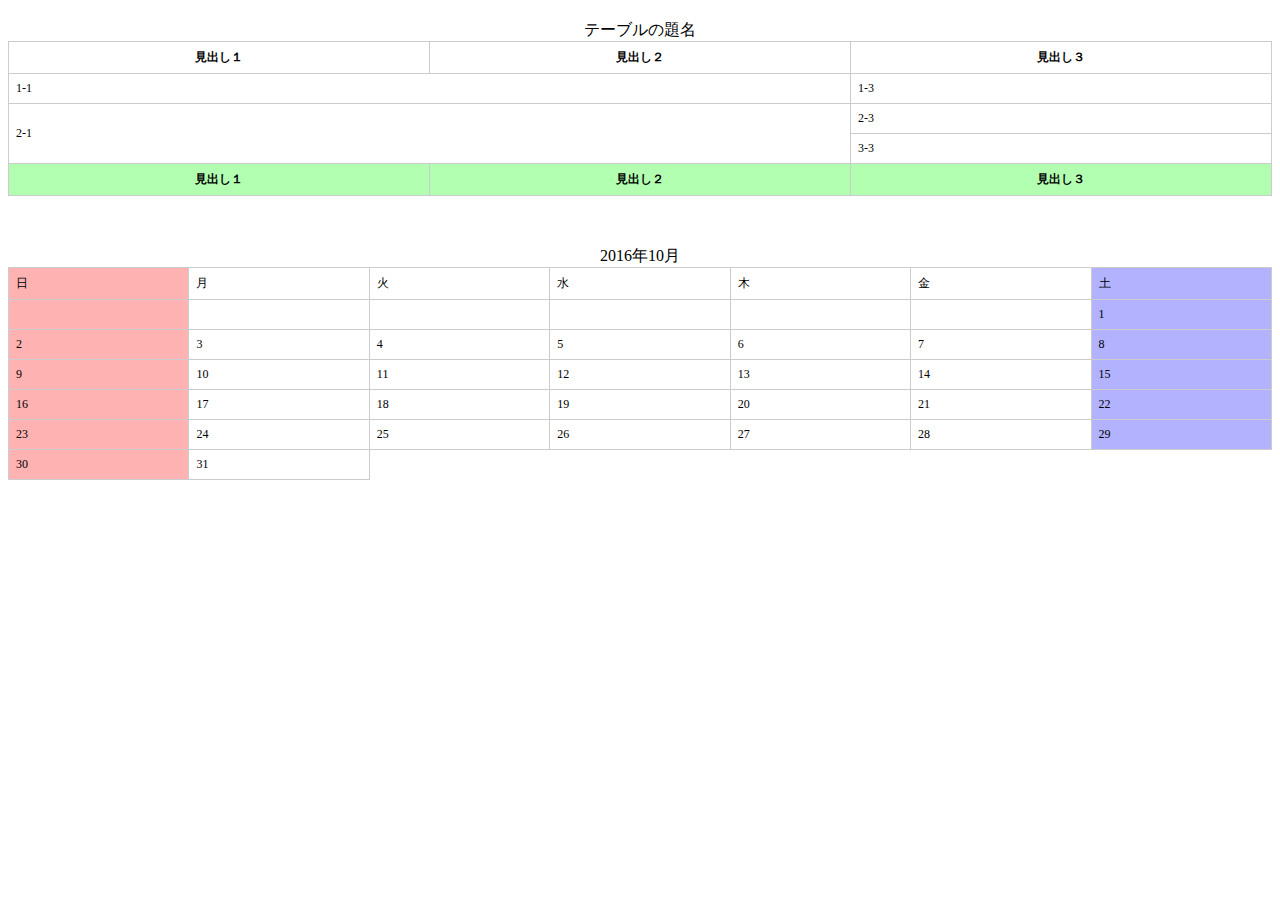
<file: HTML/table.html>
<!DOCTYPE html>
<html lang="en">
<head>
	<meta charset="UTF-8">
	<title>table</title>
	<link rel="stylesheet" type="text/css" href="css/table.css">
</head>
<body>
	<table>
	  <caption>テーブルの題名</caption>
		<thead>
			<tr>
				<th>見出し１</th>
				<th>見出し２</th>
				<th>見出し３</th>
			</tr>
		</thead>
		<tfoot>
			 <th>見出し１</th>
			 <th>見出し２</th>
			 <th>見出し３</th>
		</tfoot>
		<tbody>
			<tr>
				<td colspan="2">1-1</td>
				<td>1-3</td>
			</tr>
			<tr>		
				<td rowspan="2" colspan="2">2-1</td>
				<td>2-3</td>
			</tr><tr>
			<td>3-3</td>
			</tr>
		</tbody>
	</table>
	<table id="cal">
	  <caption>2016年10月</caption>
	  <colgroup span="1" id="sun"></colgroup>
	  <colgroup span="5" id="weekday"></colgroup>
	  <colgroup span="1" id="sat"></colgroup>
	  <tr>
	  	<td>日</td>
	  	<td>月</td>
	  	<td>火</td>
	  	<td>水</td>
	  	<td>木</td>
	  	<td>金</td>
	  	<td>土</td>
	  </tr>
		<tr>
			<td></td>
			<td></td>
			<td></td>
			<td></td>
			<td></td>
			<td></td>
			<td>1</td>
		</tr>
		<tr>
			<td>2</td>
			<td>3</td>
			<td>4</td>
			<td>5</td>
			<td>6</td>
			<td>7</td>
			<td>8</td>
		</tr>
		<tr>
			<td>9</td>
			<td>10</td>
			<td>11</td>
			<td>12</td>
			<td>13</td>
			<td>14</td>
			<td>15</td>
		</tr>
		<tr>
			<td>16</td>
			<td>17</td>
			<td>18</td>
			<td>19</td>
			<td>20</td>
			<td>21</td>
			<td>22</td>
		</tr>
		<tr></tr>
		<td>23</td>
		<td>24</td>
		<td>25</td>
		<td>26</td>
		<td>27</td>
		<td>28</td>
		<td>29</td>
		<tr>
			<td>30</td>
			<td>31</td>
		</tr>
	</table>
</body>
</html>
</file>
<file: calc/css/style.css>
body {
	/*background-image: url(css/sports.jpeg);*/
  /*background: linear-gradient(#42a1ec, #0070c9);*/
  background-image: url(../css/sports.jpg); 
  background-size: cover;
  background-repeat: no-repeat;
  width: 100%;
  height: 100%;
 }
#calc {
	width: 20%;
	min-width: 300px;
	min-height: 300px;
	margin: 10% auto;
	text-align: center;
	position: relative;
	border-radius: 10px;
	background-color: dimgray;
	opacity: 0.9;
}
#calc .result {
	width: 80%;
	font-size: xx-large;
	text-align: right;
	padding-right: 0.3em;
	margin-top: 5%;
	margin-bottom: 8%;
}
#calc button, .clear{
	width: 20%;
	height: 20%;
	font-size: x-large;
	border-radius: 100px;
	margin: 2px 0;
	padding: 2px;
	background-color: lightslategray;
	color: ghostwhite;
}
.nob {
	opacity: 0;
}
#news {
	background-color: yellow;
	width: 30%;
	height: 20%;
}
#last-answer {
	background-color: lightslategray;
	position: absolute;
	top: 21%;
	left: -101%;
	display: none;
	opacity: 0.8;
	color: white;
	border-radius: 100px;
	font-size: 45px;
	padding: 3px;
	}
</file>
<file: javascript/style.css>
div {
	width: 100px;
	height: 100px;
	background-color: pink;
}

#div2 {
	width: 100px;
	height: 100px;
	transition-property: font-size, width, border-radius, background-color;
	transition-duration: 0.6s:  
}
#container {
	width: 300px;
	height: 300px;
	overflow: auto;
}

/*直接の子要素にだけ適用*/
#container > div { 
	background-color: yellow;
	width: 15%;
	height: 15%;
	border: 1px solid black;
	float: left;
}

#container .child {
	background-color: pink;
}
</file>
<file: HTML/css/common.css>
body {
    	width: 100%;
    	margin: 0;
    	padding: 0;
    	color: #666;
    	line-height: 24px;
    	/*background: #ececec;*/
    	/*background: url(../images/pattern.jpg) ;*/
    	background: linear-gradient(white, black)
    }
    div {
	  	color: #666666;
	  	width: 100%;
	  	margin-top: 20px;
	  	margin-right: auto;
	  	margin-left: auto;
	  	overflow: hidden;
	  }
	  div.main {
	  	width: 70%;
	  	float: left;
	  }
	  div.sidebar {
	  	width: 30%;
	  	float: left;
	  }
	  div.sidemenu {

	  }
	  #container {
	  	width: 960px;
	  	margin: 0 auto;
	  	padding: 30px;
	  	background: #ffffff;
	  }
	  header {
	  	padding: 30px;
	  	background: #ececec;
	  	font-size: 30px;
	  	color: white;
	  	background: linear-gradient(to bottom right, #ffff00 10%, #fcc 18%, #ff4500 35%, #cf6 50%, #3cc 70%, #006 90%);
	  	/* safari moz ベンダープレフィックス*/
	  	background: -webkit-linear-gradient(to bottom right, #ffff00 10%, #fcc 18%, #ff4500 35%, #cf6 50%, #3cc 70%, #006 90%);
	  	background: -moz-linear-gradient(to bottom right, #ffff00 10%, #fcc 18%, #ff4500 35%, #cf6 50%, #3cc 70%, #006 90%);
	  	text-align: center;
	  }
	  footer {
	  	font: bold 80%/1em;
	  	color: black;
	  	text-align: center;
	  	padding: 10px;
	  	background: #0000;
	  	background: radial-gradient(circle at center, #ffff00 20%, #fcc 40%, #ff4500 70%, #0000cd 100%);
	  }

	  h1 {
	  	font-weight: bold;
	  	font-size: 240%;
	  }
	  span {
	  	color: #009900;
	  }
    /*Here is Comment!*/
		h1 {
			color: #ffd700;
			font-size: 30px;
		}
		h2 {
			clear: both;
		}
		img {
			float: left;
			margin-bottom: 24px;
			margin-right: 36px;
			border-style: : none;
		}
		a {
			font-size: 120%;
			font-weight: bold;
			color: #0000ff;
			text-decoration: none;
		}
		a:link{
 			color: green;
		}

		a:hover {
			color: #0000cd;
			font-style: oblique;
		}
		a:active {
			color: blue;
		}
		.btn {
			display: inline-block;
		}
		.btn a {
			background: url(../images/btngreen.gif) no-repeat left top;
			width: 140px;
			height: 50px;
			display: block;
			color: #ffffff;
			font-size: 10px;
			line-height: 36px;
			text-align: center;
		}
		.btn a:hover {
			background: url(../images/btngreen.gif) no-repeat right top;
		}
		dl {
			text-align: left;
			color: black;
		}
		dt {
			color: blue;
		}
		dl.sidemenu {
			margin: 0;
			padding: 0 0 5px;
			background: #dff4e7;
			width: 240px;
		}
		dl.sidemenu dt {
			background:  url(../images/dt_bg.jpg) repeat-x;
			height: 32px;
			width: 240px;
			font-size: 15px;
			line-height: 32px;
			font-weight: bold;
			text-indent: 0.7em;
			margin-bottom: 5px;
			color: #fff;
		}
		dl.sidemenu dd {
			font-size: 12px;
			line-height: 18px;
			height: 18px;
			text-indent: 0.7em;
			margin: 0px;
			padding-bottom: 5px;
		}
		dl.sidemenu dd a {
			color: #666;
			text-decoration: none;
			padding-left: 14px;
		}
		dl.sidemenu dd a:hover {
			color: #f90;
		}
</file>
<file: HTML/css/applewatch.css>
html, body,
ul, ol, li,
h1, h2, h3, h4, h5, h6, p,
form, input, div {
  margin: 0;
  padding: 0;
}
li {
	list-style: none;
}
a {
  text-decoration: none;
  color: #323a45;
  transition: all .3s;
}
h2 p li {
	color: #333;
}

/*---- start header----*/
.wrapper {
	position: absolute;
	top: 0;
	left: 0;
	width: 1280px;
  min-height: 100%;
  z-index: 1;
}
header {
	padding: 10px 22px 0 128px;
	height: 52px;
	position: fixed;
	width: 1240px;
	z-index: 2;
	background-color: rgba(255,255,255, 0.9);
}
.header-box {
	width: 1000px;
}
.header-left {
	float: left;
}
.header-right {
	float: right;
}
.header-right li {
	display: inline-block;
	font-size: 14px;
	padding-top: 7px;
	padding-left: 24px;
	line-height: 2.3;
}
.header-left h2 {
	line-height: 1.85714;
}
.header-left span {
	font-size: 21px;
	font-weight: 300;
	line-height: 1;
	letter-spacing: normal;
}
.apple {
	background-color: #2189db;
	background: linear-gradient(#42a1ec, #0070c9);
	color: #fff;
	padding: 3px 10px;
	font-weight: 500;
	letter-spacing: normal;
	border-radius: 3px;
}
.header-right a:hover {
	color: #0070c9;
}
/*------- start main ------*/
.top-image {
	width: 1280px;
	height: 660px;
	background-size: cover;
  background-repeat: no-repeat; 
  background-image: url(../images/applewatch2.jpg);
  text-align: center;
  position: relative;
}
/*.discription {
	width: 300px;
	height: 100px;
	font-size: 40px;
	position: absolute;
	top: 250px;
	left: 490px;
}*/
.discription p {
	font-weight: 300;
	font-size: 21px;
	line-height: 1;
	letter-spacing: normal;
}
.discription2 {
	width: 300px;
	height: 100px;
	font-size: 50px;
	font-style: normal;
	position: absolute;
	top: 610px;
	left: 490px;
}
.discription2 h4 {
	font-weight: 200;
	font-size: 40px;
	line-height: 1;
	letter-spacing: normal;
}

/*------ section start --------*/
.section1 {
	width: 1280px;
	height: 640px;
	background-size: cover;
  background-repeat: no-repeat; 
  background-image: url(../images/applewatch3.jpg);
  text-align: center;
  position: relative;
}
.section2 {
	width: 1280px;
	height: 640px;
	background-size: cover;
  background-repeat: no-repeat; 
  background-image: url(../images/sports.jpg);
  text-align: center;
  position: relative;
}
.inner-bg {
	padding-top: 640px;
	background-color: rgba(0,0,0, 0.3);
}
.inner-bg2 {
	padding-top: 640px;
	background-color: rgba(0,0,0, 0.4);
}
.discription3 {
	width: 510px;
	height: 100px;
	color: #fff;
	line-height: 1.33349;
	letter-spacing: 3px;
	font-style: normal;
	position: absolute;
	top: 200px;
	left: 400px;
}
.discription3 h1 {
	font-size: 50px;
	margin-bottom: 40px;
}
.discription3 p {
	font-size: 19px;
	padding-right: 40px; 
}

.discription4 {
	width: 580px;
	height: 100px;
	color: #fff;
	font-style: normal;
	line-height: 1.33349;
	letter-spacing: 3px;
	position: absolute;
	top: 200px;
	left: 390px;
}
.discription4 h1 {
	font-size: 50px;
	margin-bottom: 50px;
}
.discription4 p {
	font-size: 19px;
	padding-right: 40px;
}
</file>
<file: HTML/css/border.css>
div {
	width: 150px;
	height: 150px;	
	float: left;
	margin-right: 10px;
}
#samp1 {
	background: radial-gradient(circle farthest-side, #f69, #f69 50%, #ff9 50%, #ff9);
}
#samp2 {
	background: radial-gradient(circle farthest-side,
	   #f69, #f69 50%, #ff9 50%, #ff9);
	background-size: 80px 80px; 
}
#samp3 {
	background: linear-gradient(to left, #6cf, #6cf 50%, #ff9 50%, #ff9 );
	background-size: 15px 15px;  
}
#samp4 {
	background: linear-gradient(to top, #6cf, #6cf 50%, #ff9 50%, #ff9 );
	background-size: 15px 15px;  
}
#samp5 {
	background: linear-gradient(to left top,
		#6cf, 
		#6cf 25%, #ff9 25%, 
		#ff9 50%, #6cf 50%, 
		#6cf 75%, #ff9 75%, 
		#ff9);
}
#samp6 {
	background-color: #f93; 
	background-image:
	 linear-gradient(to bottom,
		rgba(0,0,0,0.5) 0%, rgba(0,0,0,0.5) 30%, transparent 30%, transparent 33%,
		rgba(0,0,0,0.5) 33%, rgba(0,0,0,0.5) 40%, transparent 40%, transparent 80%,
		rgba(0,0,0,0.3) 80%, rgba(0,0,0,0.3) 96%, transparent 96%, transparent 100%
		),
	 linear-gradient(to right,
		rgba(0,0,0,0.5) 0%, rgba(0,0,0,0.5) 30%, transparent 30%, transparent 33%,
		rgba(0,0,0,0.5) 33%, rgba(0,0,0,0.5) 40%, transparent 40%, transparent 80%,
		rgba(0,0,0,0.3) 80%, rgba(0,0,0,0.3) 96%, transparent 96%, transparent 100%
		);
	background-size: 50px 50px; 
}
#samp7 {
	background-color: #ffffff; 
	background-image: 
	 linear-gradient(to bottom,
	 	rgba(200, 0, 0, 0.5) 0% , rgba(200, 0, 0, 0.5) 10%, transparent 10%, transparent 20%,
		rgba(0, 0, 0, 0.5) 20%, rgba(0, 0, 0, 0.5) 30%, transparent 30%, transparent 40%,
    rgba(0, 0, 0, 0.5) 40%, rgba(0, 0, 0, 0.5) 50%, transparent 50%, transparent 60%,
    rgba(0, 0, 0, 0.5) 60%, rgba(0, 0, 0, 0.5) 70%, transparent 70%, transparent 80%,
    rgba(0, 0, 0, 0.5) 80%, rgba(0, 0, 0, 0.5) 90%, transparent 90%, transparent 100%
    ),
   linear-gradient(to right,
   	rgba(200, 0, 0, 0.5) 0% , rgba(200, 0, 0, 0.5) 10%, transparent 10%, transparent 20%,
		rgba(200, 0, 0, 0.5) 20%, rgba(200, 0, 0, 0.5) 30%, transparent 30%, transparent 40%,
    rgba(200, 0, 0, 0.5) 40%, rgba(200, 0, 0, 0.5) 50%, transparent 50%, transparent 60%,
    rgba(200, 0, 0, 0.5) 60%, rgba(200, 0, 0, 0.5) 70%, transparent 70%, transparent 80%,
    rgba(200, 0, 0, 0.5) 80%, rgba(200, 0, 0, 0.5) 90%, transparent 90%, transparent 100%
		);
   background-size: 220px 136px;
}
</file>
<file: HTML/css/css.css>
div {
	width: 100px;
	height: 100px;
	background-color: aqua;
	float: left;
}
hr {
	clear: both;
}
#radius1 {
	border-radius: 10px;
}
#radius2 {
	border-radius: 50px;
}
#radius3 {
	height: 50px;
	border-radius: 50%;
}
#radius4 {
	border-radius: 0px 10px 20px 30px;
}
#radius5 {
	border-radius: 30px 30px 0 0;
}
#radius6 {
	border-radius: 30px 0 0 30px;
	background-color: pink; 
}
#radius7 {
	border-radius: 0 30px 30px 0;
	background-color: red;
}
#radius8 {
	border-radius: 10px 20px 30px 40px / 30px 40px 50px 60px;
}
#radius9 {
	border-top-left-radius: 30px;
	border-bottom-right-radius: 40px; 
}
#radius10 {
	border-radius: 50%;
	background-color: red; 
}
#radius11 {
	border-radius: 50%;
	background-color: yellow; 
}
#radius12 {
	border-radius: 50%;
	background-color: green; 
}
#radius13 {
	border-top-right-radius: 70px;
	border-bottom-left-radius: 70px;
	background-color: #800000;
}
#radius14 {
	border-radius: 10px 0 50px 50px;
	background-color: #ffa07a; 
}
#radius15 {
	border-radius: 0 10px 50px 50px;
	background-color: #ffa07a;
}
#box-shadow {
	width: 50%;
	height: 50px;
	background-color: darkgreen;
	box-shadow: 8px 12px 10px #000 inset;
}
h1#title {
	color: #ffd700;
	font-size: 3em;
	text-shadow: 13px 9px 9px #b0c4de,
	              5px 5px 5px red;
}
</file>
<file: HTML/css/table.css>
table {
	width: 100%;
	margin: 20px 0 50px;
	border-top: 1px solid #ccc;
	border-left: 1px solid #ccc;
	border-spacing: 0; 
}
table tr th, table tr td {
	font-size: 12px;
	border-bottom: 1px solid #ccc;
	border-right: 1px solid #ccc;
	padding: 7px;
}
table tr th {
	/*background: #e6eaff;*/
}
table tbody {
	/*background-color: rgba(255,0,0,0.1);*/ 
}
table tfoot {
	background-color: rgba(0,255,0,0.3);
}
#cal {
  background-color: white;  
}
#sun {
	background-color: rgba(255,0,0,0.3);
}
#sat {
	background-color: rgba(0,0,255,0.3);
}
</file>
